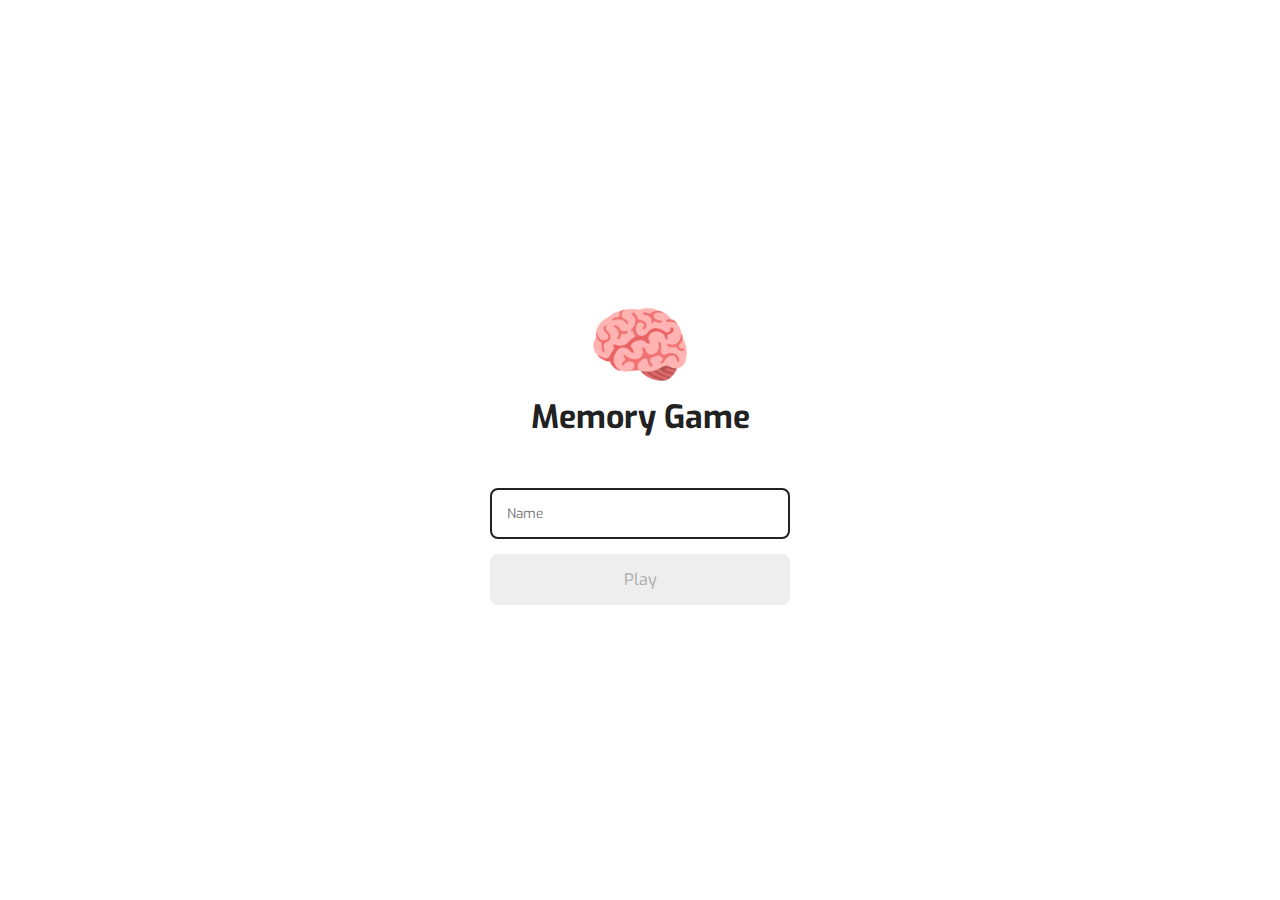
<file: index.html>
<!DOCTYPE html>
<html lang="pt-br">
<head>
    <meta charset="UTF-8">
    <meta http-equiv="X-UA-Compatible" content="IE=edge">
    <meta name="viewport" content="width=device-width, initial-scale=1.0">
    <title>Memory Game | Login</title>
    
    <link rel="stylesheet" href="css/reset.css">
    <link rel="stylesheet" href="css/login.css">

    <script defer src="js/login.js" ></script>
</head>
<body>
    
    <form action="" class="login-form">

        <div class="login-header">
            <img src="images/brain.png" alt="Ícone de um cérebro">
            <h1>Memory Game</h1>
        </div>
        <input type="text" placeholder="Name" class="login-input" maxlength="14">
        <button type="submit" class="login-button" disabled>Play</button>
    </form>

</body>
</html>
</file>
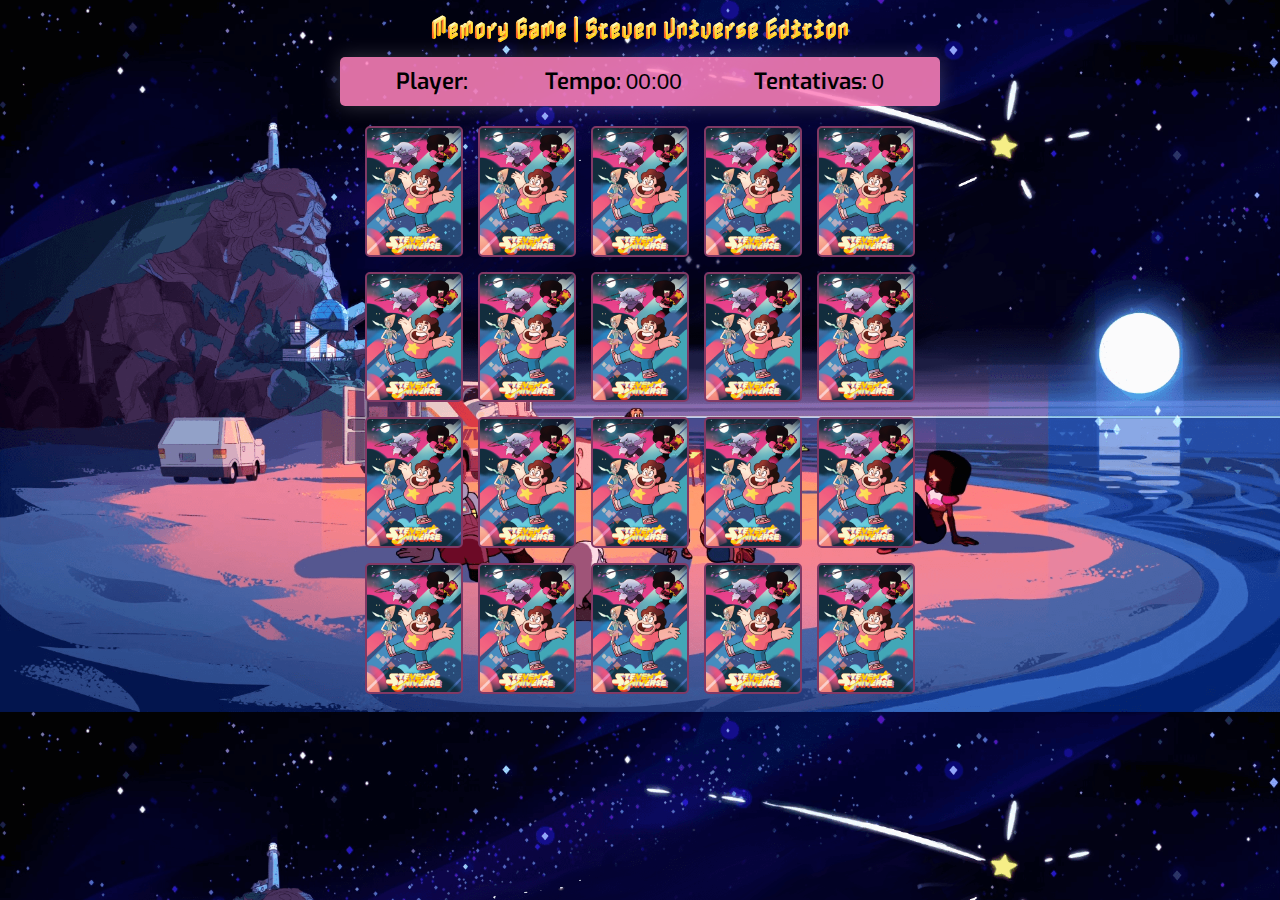
<file: pages/game.html>
<!DOCTYPE html>
<html lang="en">

<head>
    <meta charset="UTF-8">
    <meta http-equiv="X-UA-Compatible" content="IE=edge">
    <meta name="viewport" content="width=device-width, initial-scale=1.0">

    <link rel="stylesheet" href="../css/reset.css">
    <link rel="stylesheet" href="../css/game.css">
    <link rel="stylesheet" href="../css/scrollbar.css">

    <script defer src="../js/game.js"></script>
    <title>Memory Game</title>
</head>

<body>
    <h1 class="gameName">Memory Game | Steven Universe Edition</h1>
    <div class="score-container">
        <div class="playerInformations">
            <span>Player:</span>
            <span class="playerName"></span>
        </div>
        <div class="countdown">
            <span>Tempo: </span>
            <span class="count">00:00</span>
        </div>
        <div class="howMuchClicks">
            <span>Tentativas:</span>
            <span class="clicks">0</span>
        </div>
    </div>

    <div class="grid"></div>

    <div class="window-container">
        <div class="window">
            <div class="congratulation">
                <p>Parabéns! Você ajudou as Gems a salvar a Terra!</p>
            </div>
            <div class="informationMatch">
                <div class="bestTry">
                    <h2>Melhor Tentativa:</h1>
                        <div class="bestTries">
                            <p class="bestTryPlayer">Player: </p>
                            <p class="bestTryTime">Tempo: </p>
                            <p class="bestTryClick">Tentativas: </p>
                        </div>
                </div>
                <div class="lastTry">
                    <h2>Tentativa Atual:</h1>
                        <div class="lastTries">
                            <p class="lastTryPlayer">Player: </p>
                            <p class="lastTryTime">Tempo: </p>
                            <p class="lastTryClick">Tentativas: </p>
                        </div>
                </div>
            </div>
            <div class="buttons">
                <button class="tryAgain">Tentar Novamente?</button>
            </div>
        </div>
    </div>
</body>

</html>
</file>
<file: css/login.css>
@charset "utf-8";

.login-form {
    display: flex;
    flex-direction: column;
    align-items: center;
    justify-content: center;
    height: 100vh;
}

.login-header {
    display: flex;
    flex-direction: column;
    align-items: center;
    justify-content: center;
    margin-bottom: 50px;
}

.login-header img {
    width: 100px;
}

.login-header h1 {
    color: #222;
    font: 1.5em;
}

.login-input {
    border: 2px solid #222;
    border-radius: 8px;
    color: #222;
    font: 1em;
    padding: 15px;
    margin-bottom: 15px;
    max-width: 300px;
    width: 100%;
    outline: none;
}

.login-button {
    background-color: #ee665c;
    color: white;
    padding: 15px;
    font-size: 1em;
    border-radius: 8px;
    cursor: pointer;
    max-width: 300px;
    width: 100%;
}

.login-button:disabled {
    background-color: #eee;
    color: #aaa;
    cursor: auto;
}
</file>
<file: css/game.css>
@charset "utf-8";

@import url('https://fonts.googleapis.com/css2?family=Nabla&display=swap');
@import url('https://fonts.googleapis.com/css2?family=Bitter:ital,wght@0,100;0,200;0,300;0,500;0,600;0,700;0,800;0,900;1,100;1,200;1,300;1,400;1,500;1,600;1,700;1,800;1,900&display=swap');

:root {
    --Nabla: 'Nabla', cursive;
    --Bitter: 'Bitter', serif;
}

body {
    display: flex;
    flex-direction: column;
    justify-content: center;
    align-items: center;
    background-image: url('../images-site/background.png');
    background-position: center center;
    background-size: cover;
    padding: 10px;
}

.grid {
    display: grid;
    grid-template-columns: repeat(5, 1fr);
    gap: 15px;
    width: 100%;
    max-width: 550px;
    /*668*/
    margin: 0 auto;
}

.card {
    position: relative;
    aspect-ratio: 3/4;
    width: 100%;
    border-radius: 5px;
    transform-style: preserve-3d;
    transition: transform .5s ease-in-out;
}

.face {
    position: absolute;
    width: 100%;
    height: 100%;
    backface-visibility: hidden;
    background-repeat: no-repeat;
    background-size: cover;
    border: 2px solid #813965;
    border-radius: 5px;
    transition: all .5s ease;
}

.front {
    transform: rotateY(180deg);
}

.back {
    background-image: url('../images/back.png');
    transform: rotateY(0deg);
}

.reveal-card {
    transform: perspective(1000px) rotateY(180deg);
}

.disabled-card {
    filter: saturate(0);
    opacity: 0.5;
}

/*Placar*/

.gameName {
    font-family: var(--Nabla);
    font-size: 1.4em;
    text-align: center;
}

.score-container {
    display: flex;
    justify-content: space-around;
    flex-wrap: wrap;
    max-width: 600px;
    width: 100%;
    background-color: #fe81bbdd;
    margin-bottom: 20px;
    margin-top: 10px;
    padding: 10px 20px;
    border-radius: 5px;
    box-shadow: 0px 0px 20px rgba(255, 255, 255, 0.200);
}

.playerInformations,
.countdown,
.howMuchClicks {
    display: flex;
    align-items: center;
    gap: 5px;
    font: 600 1.4em var(--Bitter);
}

.playerName,
.count,
.clicks {
    font: 400 1em arial;
}

/*Window*/

.window-container {
    width: 100%;
    height: 100vh;
    position: absolute;
    display: none;
    justify-content: center;
    align-items: center;
    background-color: rgba(128, 128, 128, 0.700);
    padding: 10px;
    z-index: 2;
    top: 0;
    left: 0;
}

.window {
    display: flex;
    flex-direction: column;
    justify-content: center;
    gap: 10px;
    align-items: center;
    background-color: #7DCEEC;
    max-width: 500px;
    width: 100%;
    border-radius: 10px;
    padding: 10px;
}

.congratulation p {
    font-size: 1.2em;
}

.buttons .tryAgain {
    font: 400 1.4em var(--Bitter);
    background-color: crimson;
    padding: 5px 20px;
    height: 60px;
    border-radius: 10px;
}

.buttons .tryAgain:hover {
    background-color: rgba(220, 20, 60, 0.5);
    transform: scale(1.05);
}

.informationMatch {
    display: flex;
    flex-wrap: wrap;
    gap: 25px;
}

.bestTry,
.lastTry {
    background-color: rgba(39, 8, 68, 0.089);
    padding: 10px;
    width: 100%;
}

@media (max-width: 450px) {
    .grid {
        grid-template-columns: repeat(4, 1fr);
        max-width: 420px;
    }

    .buttons .tryAgain {
        font-size: 1em;
    }
}
</file>
<file: css/scrollbar.css>
@charset "utf-8";

body::-webkit-scrollbar {
    width: 7px;
    background-color: transparent;
}

body::-webkit-scrollbar-track-piece {
    background-color: rgba(128, 128, 128);
}

body::-webkit-scrollbar-button {
    background-color: white;
    height: 3px;
}

body::-webkit-scrollbar-thumb {
    background-color: #fe81bc;
    border-radius: 2px;
}

body::-webkit-scrollbar-thumb:active {
    background-color: #fe81bcAA;
}
</file>
